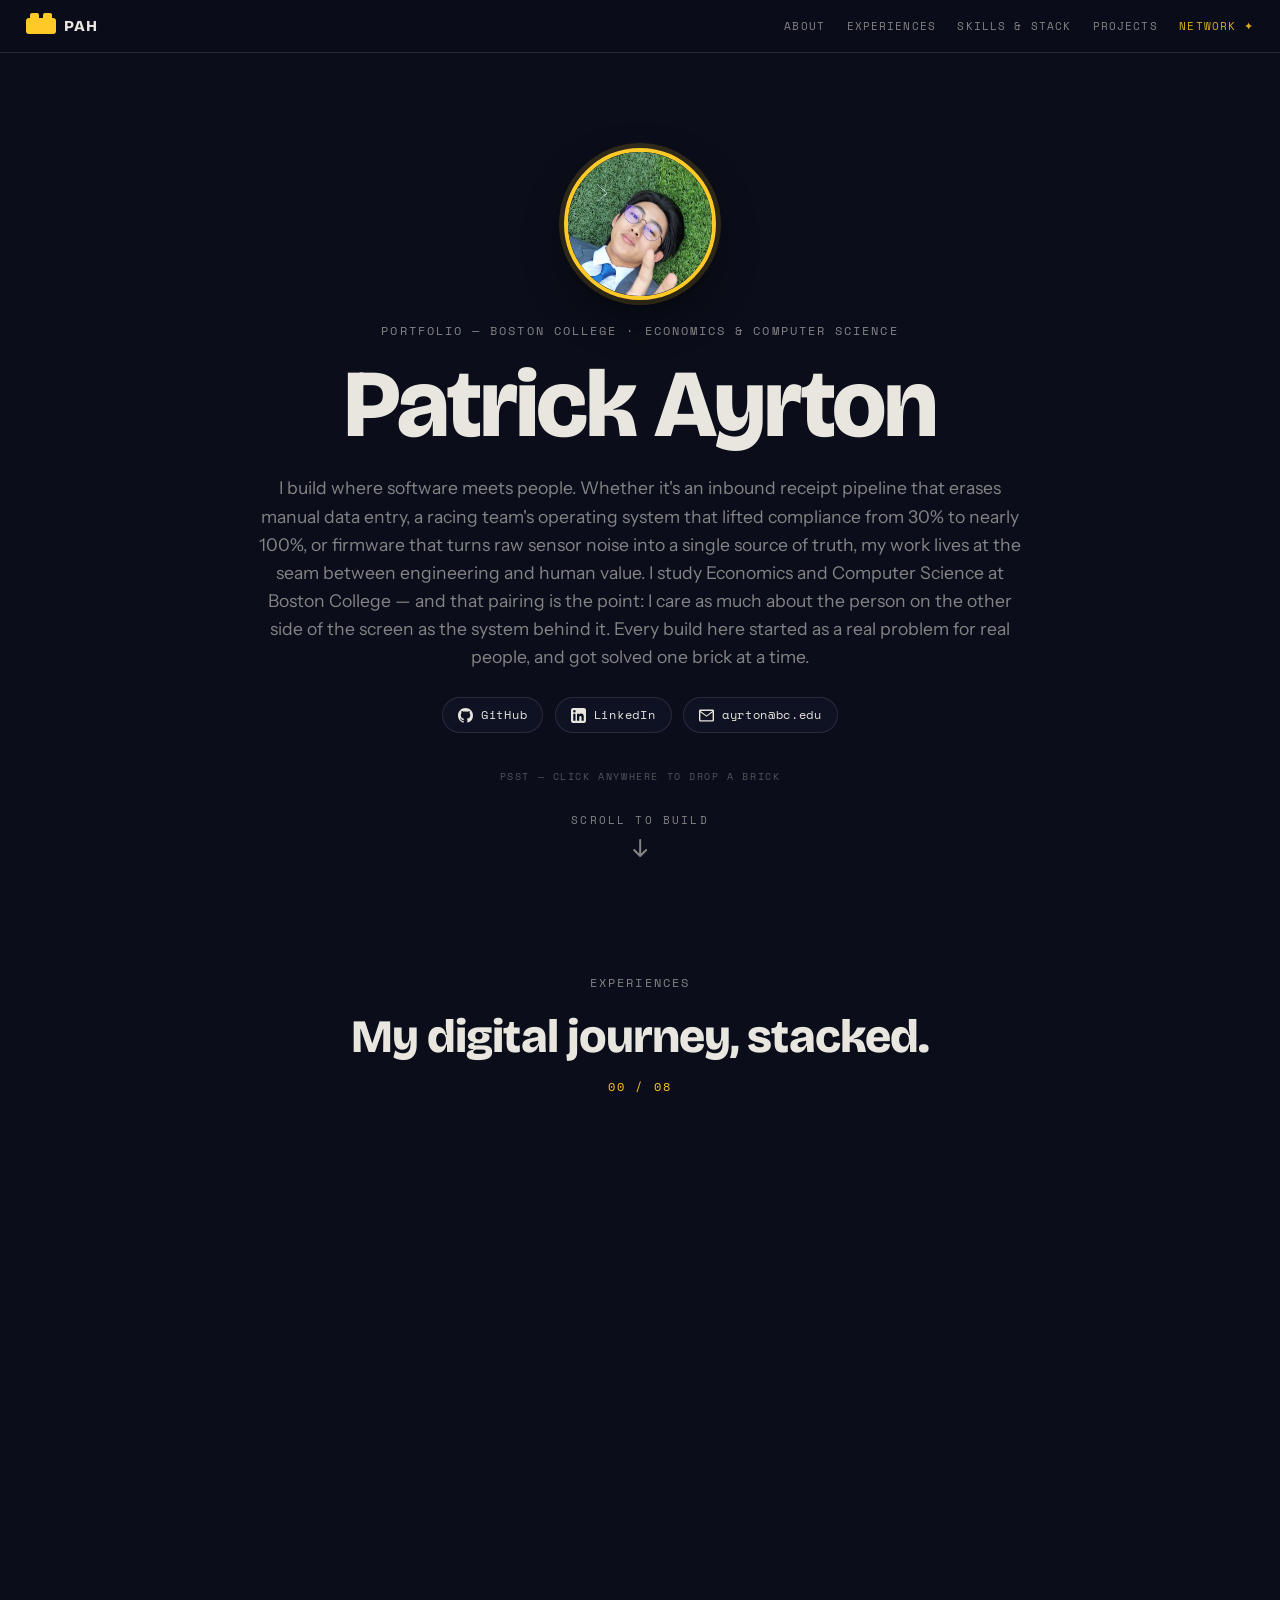
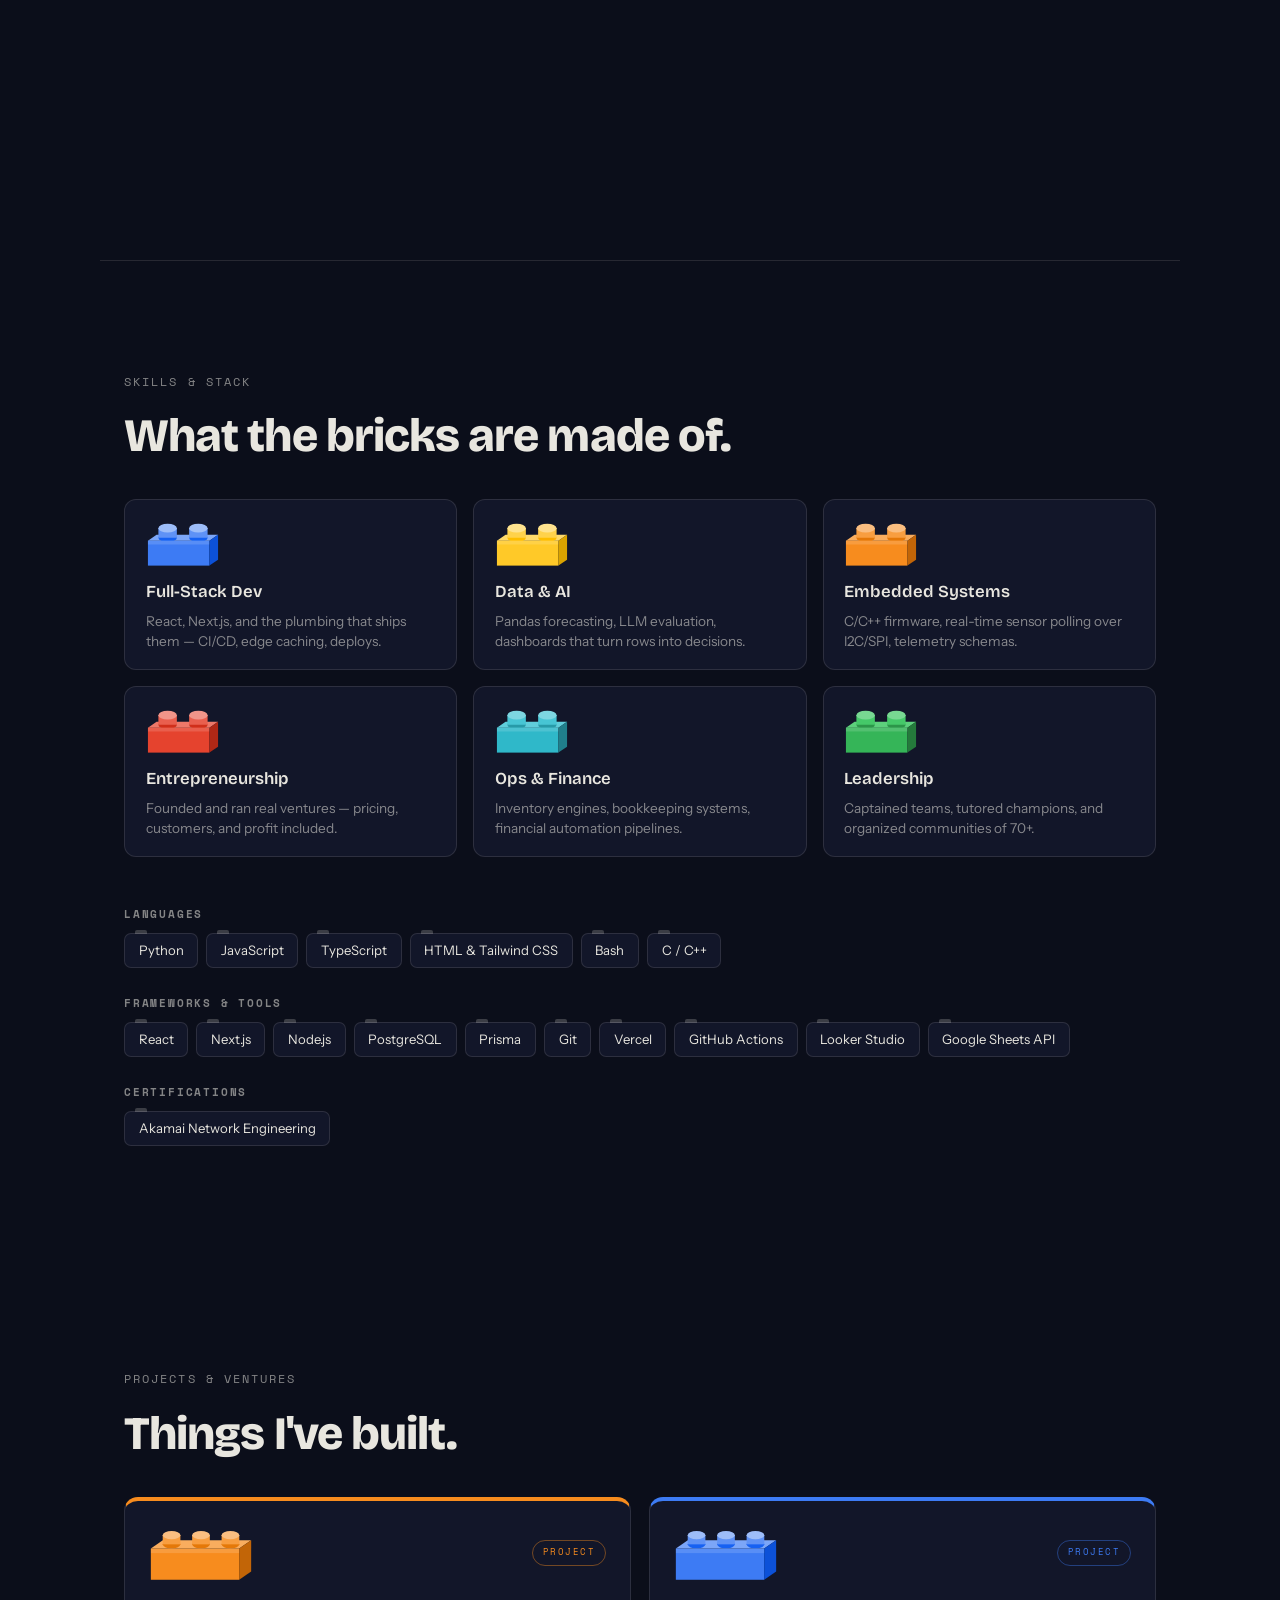
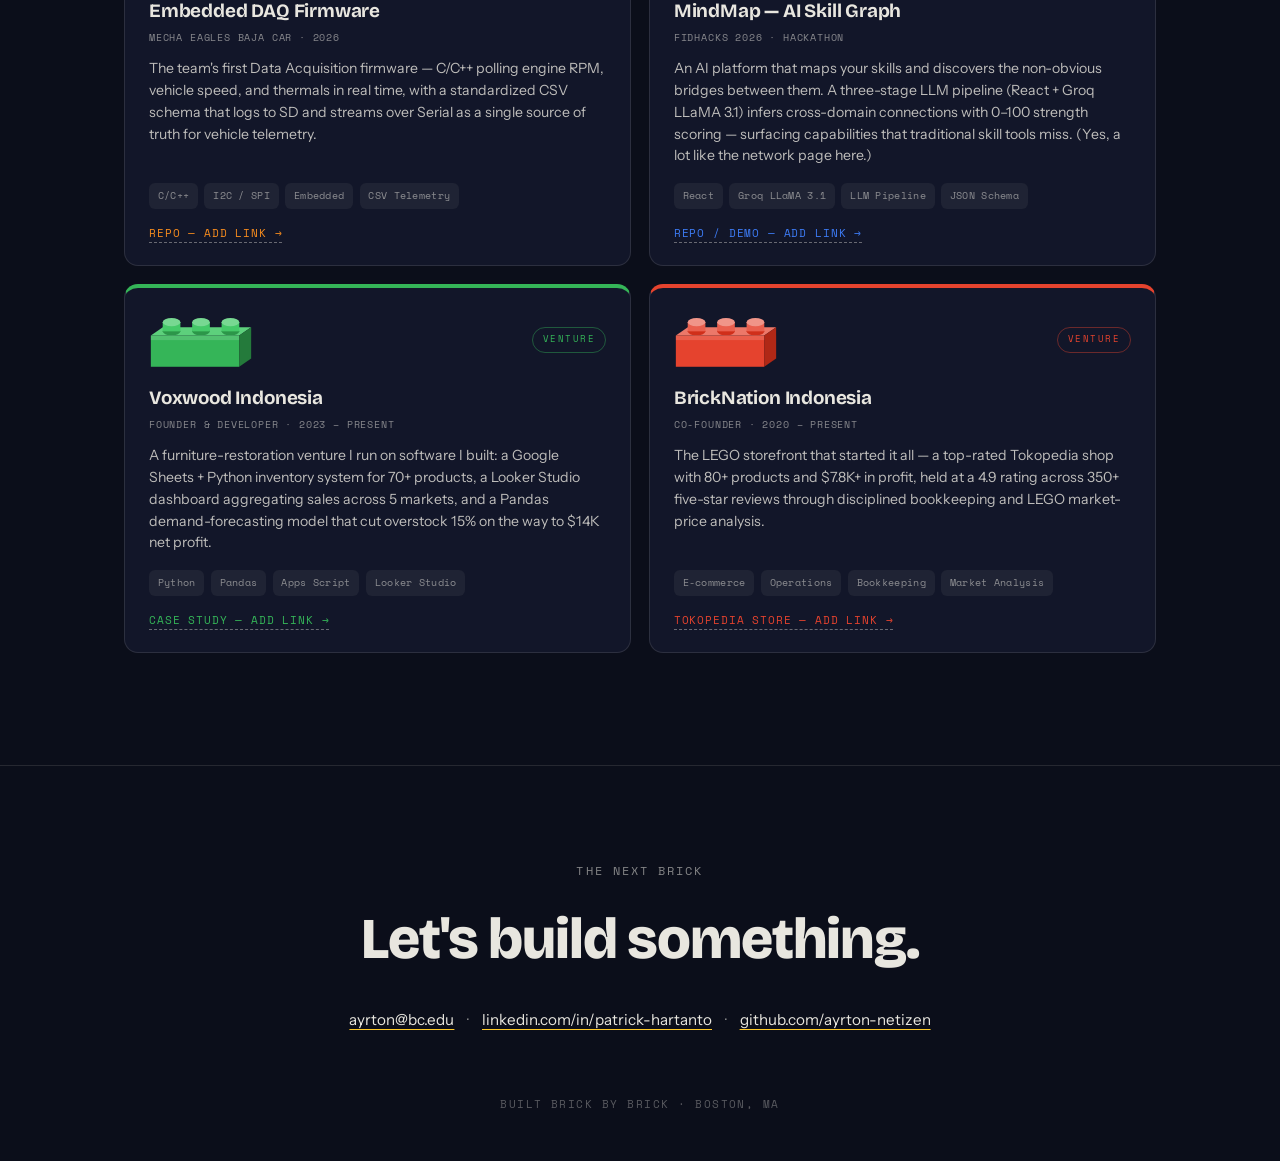
<file: index.html>
<!DOCTYPE html>
<html lang="en">
<head>
<meta charset="UTF-8">
<meta name="viewport" content="width=device-width, initial-scale=1.0">
<title>Patrick Ayrton Hartanto — The Build</title>
<meta name="description" content="Portfolio of Patrick Ayrton Hartanto — software development × the tech side of business. Every experience is a brick.">
<link rel="preconnect" href="https://fonts.googleapis.com">
<link rel="preconnect" href="https://fonts.gstatic.com" crossorigin>
<link href="https://fonts.googleapis.com/css2?family=Bricolage+Grotesque:opsz,wght@12..96,400;12..96,600;12..96,800&family=Instrument+Sans:wght@400;500;600&family=Space+Mono:wght@400;700&display=swap" rel="stylesheet">
<link rel="stylesheet" href="css/style.css?v=14">
<link rel="icon" href="data:image/svg+xml,<svg xmlns='http://www.w3.org/2000/svg' viewBox='0 0 100 100'><rect x='10' y='35' width='80' height='50' rx='8' fill='%23FFC928'/><circle cx='30' cy='35' r='10' fill='%23FFC928'/><circle cx='70' cy='35' r='10' fill='%23FFC928'/></svg>">
</head>
<body>

<header class="site-nav">
  <a class="logo" href="#about" aria-label="Back to top">
    <span class="logo-brick" aria-hidden="true"><i></i><i></i></span>
    <span class="logo-text">PAH</span>
  </a>
  <nav>
    <a href="#about">About</a>
    <a href="#experiences">Experiences</a>
    <a href="#skills">Skills &amp; Stack</a>
    <a href="#projects">Projects</a>
    <a class="nav-fun" href="network.html">Network <span aria-hidden="true">✦</span></a>
  </nav>
</header>

<!-- ——— About ——— -->
<section class="about" id="about">
  <canvas id="hero-bricks" aria-hidden="true"></canvas>
  <div class="about-inner">
  <img class="avatar" src="assets/profile.png" alt="Patrick Ayrton lying on a turf field, reaching toward the camera" width="152" height="152">
  <p class="eyebrow">Portfolio — Boston College · Economics &amp; Computer Science</p>
  <h1>Patrick Ayrton</h1>
  <p class="about-summary">
    I build where software meets people. Whether it's an inbound receipt pipeline
    that erases manual data entry, a racing team's operating system that lifted
    compliance from 30% to nearly 100%, or firmware that turns raw sensor noise
    into a single source of truth, my work lives at the seam between engineering
    and human value. I study Economics and Computer Science at Boston College —
    and that pairing is the point: I care as much about the person on the other
    side of the screen as the system behind it. Every build here started as a
    real problem for real people, and got solved one brick at a time.
  </p>
  <div class="social-row">
    <a class="social-pill" href="https://github.com/ayrton-netizen" target="_blank" rel="noopener">
      <svg width="15" height="15" viewBox="0 0 16 16" fill="currentColor" aria-hidden="true"><path d="M8 0C3.58 0 0 3.58 0 8c0 3.54 2.29 6.53 5.47 7.59.4.07.55-.17.55-.38 0-.19-.01-.82-.01-1.49-2.01.37-2.53-.49-2.69-.94-.09-.23-.48-.94-.82-1.13-.28-.15-.68-.52-.01-.53.63-.01 1.08.58 1.23.82.72 1.21 1.87.87 2.33.66.07-.52.28-.87.51-1.07-1.78-.2-3.64-.89-3.64-3.95 0-.87.31-1.59.82-2.15-.08-.2-.36-1.02.08-2.12 0 0 .67-.21 2.2.82.64-.18 1.32-.27 2-.27s1.36.09 2 .27c1.53-1.04 2.2-.82 2.2-.82.44 1.1.16 1.92.08 2.12.51.56.82 1.27.82 2.15 0 3.07-1.87 3.75-3.65 3.95.29.25.54.73.54 1.48 0 1.07-.01 1.93-.01 2.2 0 .21.15.46.55.38A8.01 8.01 0 0 0 16 8c0-4.42-3.58-8-8-8z"/></svg>
      GitHub
    </a>
    <a class="social-pill" href="https://www.linkedin.com/in/patrick-hartanto/" target="_blank" rel="noopener">
      <svg width="15" height="15" viewBox="0 0 16 16" fill="currentColor" aria-hidden="true"><path d="M13.6 0H2.4A2.4 2.4 0 0 0 0 2.4v11.2A2.4 2.4 0 0 0 2.4 16h11.2a2.4 2.4 0 0 0 2.4-2.4V2.4A2.4 2.4 0 0 0 13.6 0zM4.8 13.6H2.4V6h2.4v7.6zM3.6 4.9a1.4 1.4 0 1 1 0-2.8 1.4 1.4 0 0 1 0 2.8zm10 8.7h-2.4V9.9c0-.9-.3-1.5-1.1-1.5-.6 0-1 .4-1.2.8-.1.2-.1.4-.1.6v3.8H6.4V6h2.4v1c.3-.5.9-1.2 2.2-1.2 1.6 0 2.6 1 2.6 3.2v4.6z"/></svg>
      LinkedIn
    </a>
    <a class="social-pill" href="mailto:ayrton@bc.edu">
      <svg width="15" height="15" viewBox="0 0 16 16" fill="currentColor" aria-hidden="true"><path d="M0 3a1.5 1.5 0 0 1 1.5-1.5h13A1.5 1.5 0 0 1 16 3v10a1.5 1.5 0 0 1-1.5 1.5h-13A1.5 1.5 0 0 1 0 13V3zm1.7.2 6.3 4.7 6.3-4.7H1.7zM14.5 4.6 8 9.4 1.5 4.6V13h13V4.6z"/></svg>
      ayrton@bc.edu
    </a>
  </div>
  <p class="hero-hint">psst — click anywhere to drop a brick</p>
  </div>
  <div class="scroll-cue" aria-hidden="true">
    <span>Scroll to build</span>
    <svg width="16" height="22" viewBox="0 0 16 22" fill="none"><path d="M8 2v16m0 0l-6-6m6 6l6-6" stroke="currentColor" stroke-width="2" stroke-linecap="round" stroke-linejoin="round"/></svg>
  </div>
</section>

<!-- ——— Experiences: the tower ——— -->
<section class="tower-scrolly" id="experiences">
  <div class="tower-stage">
    <div class="tower-head">
      <p class="eyebrow">Experiences</p>
      <h2>My digital journey, stacked.</h2>
      <p class="tower-count" id="tower-count"></p>
    </div>
    <div class="tower" id="tower"></div>
  </div>
</section>

<!-- ——— Skills & stack ——— -->
<section class="skills" id="skills">
  <p class="eyebrow">Skills &amp; Stack</p>
  <h2>What the bricks are made of.</h2>
  <div class="skill-grid" id="skill-grid"></div>
  <div class="stack-groups">
    <div class="stack-group">
      <h3>Languages</h3>
      <div class="chip-row">
        <span class="tech-chip">Python</span><span class="tech-chip">JavaScript</span>
        <span class="tech-chip">TypeScript</span><span class="tech-chip">HTML &amp; Tailwind CSS</span>
        <span class="tech-chip">Bash</span><span class="tech-chip">C / C++</span>
      </div>
    </div>
    <div class="stack-group">
      <h3>Frameworks &amp; Tools</h3>
      <div class="chip-row">
        <span class="tech-chip">React</span><span class="tech-chip">Next.js</span>
        <span class="tech-chip">Node.js</span><span class="tech-chip">PostgreSQL</span>
        <span class="tech-chip">Prisma</span><span class="tech-chip">Git</span>
        <span class="tech-chip">Vercel</span><span class="tech-chip">GitHub Actions</span>
        <span class="tech-chip">Looker Studio</span><span class="tech-chip">Google Sheets API</span>
      </div>
    </div>
    <div class="stack-group">
      <h3>Certifications</h3>
      <div class="chip-row"><span class="tech-chip">Akamai Network Engineering</span></div>
    </div>
  </div>
</section>

<!-- ——— Projects & Ventures ——— -->
<section class="projects" id="projects">
  <p class="eyebrow">Projects &amp; Ventures</p>
  <h2>Things I've built.</h2>
  <div class="project-grid">

    <article class="project-card" style="--accent:#f78c1e">
      <div class="project-top">
        <div class="project-brick" data-color="#f78c1e"></div>
        <span class="project-tag">Project</span>
      </div>
      <h3>Embedded DAQ Firmware</h3>
      <p class="project-meta">Mecha Eagles Baja Car · 2026</p>
      <p class="project-desc">The team's first Data Acquisition firmware — C/C++ polling engine
      RPM, vehicle speed, and thermals in real time, with a standardized CSV schema that logs
      to SD and streams over Serial as a single source of truth for vehicle telemetry.</p>
      <div class="project-tech"><span>C/C++</span><span>I2C / SPI</span><span>Embedded</span><span>CSV Telemetry</span></div>
      <a class="project-link placeholder-link" href="#" title="Add a repo or write-up link">Repo — add link →</a>
    </article>

    <article class="project-card" style="--accent:#3d7bf4">
      <div class="project-top">
        <div class="project-brick" data-color="#3d7bf4"></div>
        <span class="project-tag">Project</span>
      </div>
      <h3>MindMap — AI Skill Graph</h3>
      <p class="project-meta">FidHacks 2026 · Hackathon</p>
      <p class="project-desc">An AI platform that maps your skills and discovers the non-obvious
      bridges between them. A three-stage LLM pipeline (React + Groq LLaMA 3.1) infers
      cross-domain connections with 0–100 strength scoring — surfacing capabilities that
      traditional skill tools miss. (Yes, a lot like the network page here.)</p>
      <div class="project-tech"><span>React</span><span>Groq LLaMA 3.1</span><span>LLM Pipeline</span><span>JSON Schema</span></div>
      <a class="project-link placeholder-link" href="#" title="Add a repo or demo link">Repo / demo — add link →</a>
    </article>

    <article class="project-card" style="--accent:#35b558">
      <div class="project-top">
        <div class="project-brick" data-color="#35b558"></div>
        <span class="project-tag venture">Venture</span>
      </div>
      <h3>Voxwood Indonesia</h3>
      <p class="project-meta">Founder &amp; Developer · 2023 – Present</p>
      <p class="project-desc">A furniture-restoration venture I run on software I built: a Google
      Sheets + Python inventory system for 70+ products, a Looker Studio dashboard aggregating
      sales across 5 markets, and a Pandas demand-forecasting model that cut overstock 15% on
      the way to $14K net profit.</p>
      <div class="project-tech"><span>Python</span><span>Pandas</span><span>Apps Script</span><span>Looker Studio</span></div>
      <a class="project-link placeholder-link" href="#" title="Add a link if you'd like">Case study — add link →</a>
    </article>

    <article class="project-card" style="--accent:#e5432e">
      <div class="project-top">
        <div class="project-brick" data-color="#e5432e"></div>
        <span class="project-tag venture">Venture</span>
      </div>
      <h3>BrickNation Indonesia</h3>
      <p class="project-meta">Co-Founder · 2020 – Present</p>
      <p class="project-desc">The LEGO storefront that started it all — a top-rated Tokopedia shop
      with 80+ products and $7.8K+ in profit, held at a 4.9 rating across 350+ five-star reviews
      through disciplined bookkeeping and LEGO market-price analysis.</p>
      <div class="project-tech"><span>E-commerce</span><span>Operations</span><span>Bookkeeping</span><span>Market Analysis</span></div>
      <a class="project-link placeholder-link" href="#" title="Add your Tokopedia store link">Tokopedia store — add link →</a>
    </article>

  </div>
</section>

<!-- Focus overlay (click-to-zoom card) -->
<div class="focus-overlay" id="focus-overlay" role="dialog" aria-modal="true" aria-labelledby="focus-title" hidden>
  <div class="focus-backdrop" data-close></div>
  <article class="focus-card" id="focus-card">
    <div class="focus-studs" aria-hidden="true"><i></i><i></i><i></i><i></i></div>
    <button class="focus-close" data-close aria-label="Close">&times;</button>
    <div class="focus-scroll">
      <p class="focus-meta" id="focus-meta"></p>
      <h3 id="focus-title"></h3>
      <p class="focus-org" id="focus-org"></p>
      <ul class="focus-points" id="focus-points"></ul>
      <div class="focus-links" id="focus-links"></div>
    </div>
  </article>
</div>

<footer class="contact" id="contact">
  <p class="eyebrow">The next brick</p>
  <h2>Let's build something.</h2>
  <div class="contact-links">
    <a href="mailto:ayrton@bc.edu">ayrton@bc.edu</a>
    <span aria-hidden="true">·</span>
    <a href="https://www.linkedin.com/in/patrick-hartanto/" target="_blank" rel="noopener">linkedin.com/in/patrick-hartanto</a>
    <span aria-hidden="true">·</span>
    <a href="https://github.com/ayrton-netizen" target="_blank" rel="noopener">github.com/ayrton-netizen</a>
  </div>
  <p class="colophon">Built brick by brick · Boston, MA</p>
</footer>

<script src="js/data.js?v=14"></script>
<script src="js/common.js?v=14"></script>
<script src="js/tower.js?v=14"></script>
<script src="js/hero.js?v=14"></script>
</body>
</html>
</file>
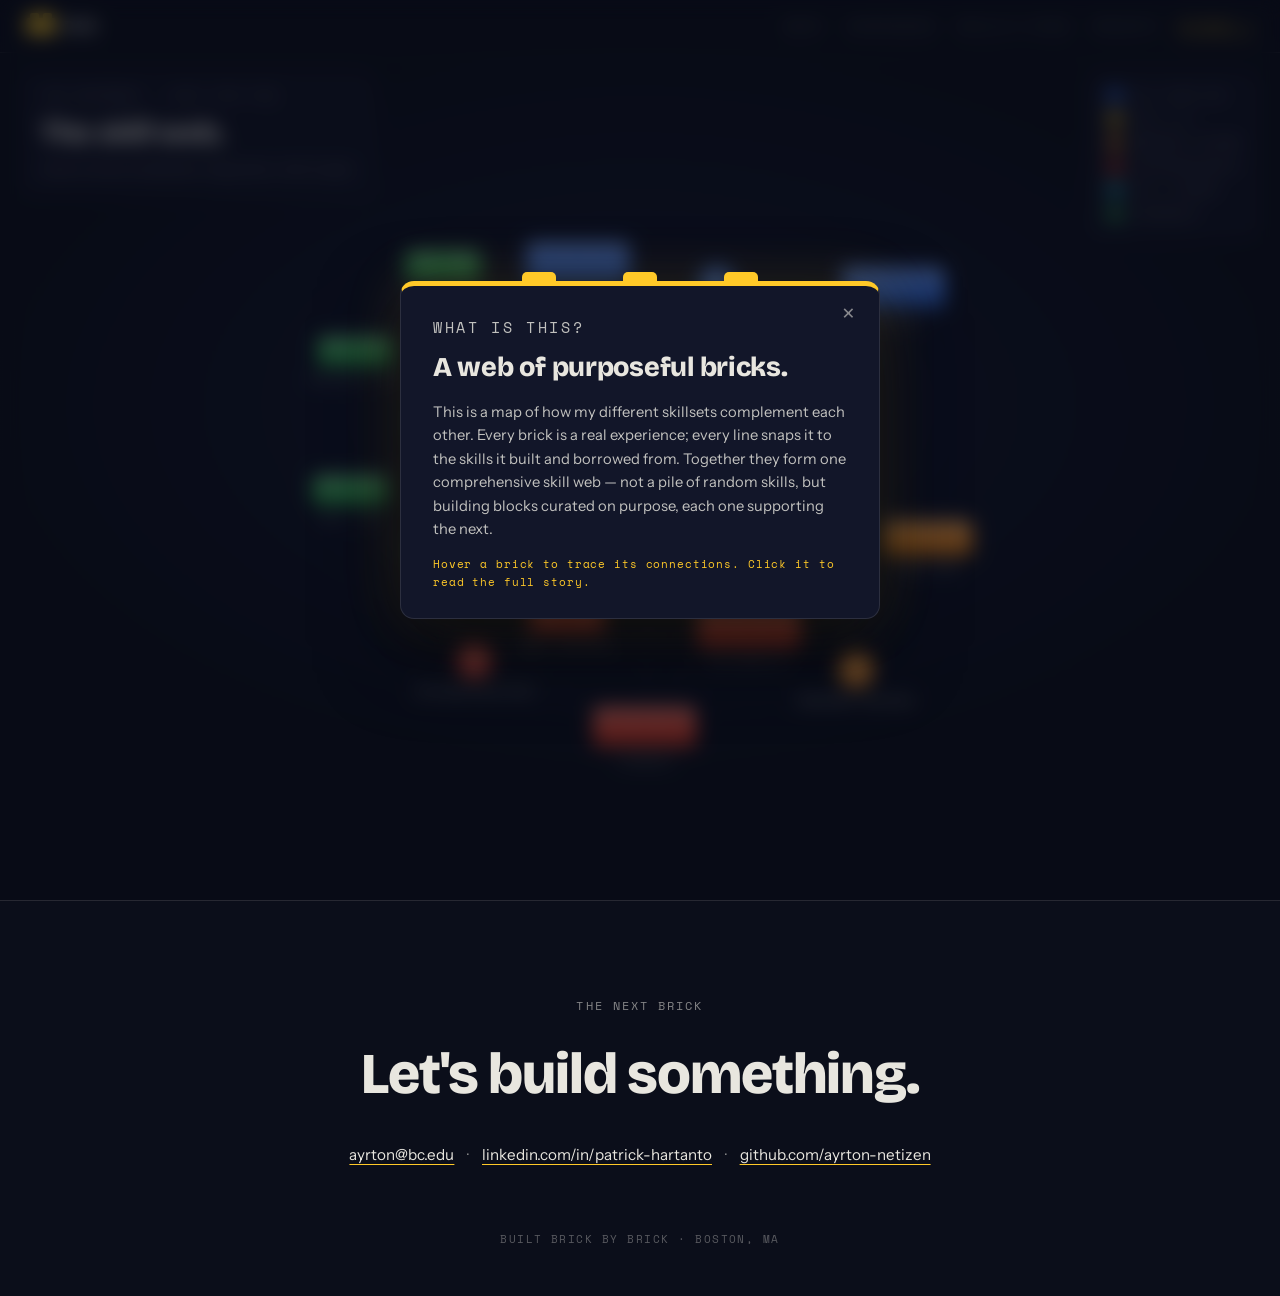
<file: network.html>
<!DOCTYPE html>
<html lang="en">
<head>
<meta charset="UTF-8">
<meta name="viewport" content="width=device-width, initial-scale=1.0">
<title>The Network — Patrick Ayrton Hartanto</title>
<meta name="description" content="A web of skills — how Patrick Ayrton Hartanto's experiences interlock and support each other.">
<link rel="preconnect" href="https://fonts.googleapis.com">
<link rel="preconnect" href="https://fonts.gstatic.com" crossorigin>
<link href="https://fonts.googleapis.com/css2?family=Bricolage+Grotesque:opsz,wght@12..96,400;12..96,600;12..96,800&family=Instrument+Sans:wght@400;500;600&family=Space+Mono:wght@400;700&display=swap" rel="stylesheet">
<link rel="stylesheet" href="css/style.css?v=14">
<link rel="icon" href="data:image/svg+xml,<svg xmlns='http://www.w3.org/2000/svg' viewBox='0 0 100 100'><rect x='10' y='35' width='80' height='50' rx='8' fill='%23FFC928'/><circle cx='30' cy='35' r='10' fill='%23FFC928'/><circle cx='70' cy='35' r='10' fill='%23FFC928'/></svg>">
</head>
<body class="network-page">

<header class="site-nav">
  <a class="logo" href="index.html#about" aria-label="Back to the portfolio">
    <span class="logo-brick" aria-hidden="true"><i></i><i></i></span>
    <span class="logo-text">PAH</span>
  </a>
  <nav>
    <a href="index.html#about">About</a>
    <a href="index.html#experiences">Experiences</a>
    <a href="index.html#skills">Skills &amp; Stack</a>
    <a href="index.html#projects">Projects</a>
    <a class="nav-fun active" href="network.html">Network <span aria-hidden="true">✦</span></a>
  </nav>
</header>

<main class="network-stage">
  <canvas id="net-canvas"></canvas>
  <div class="net-hud">
    <p class="eyebrow">The network · just for fun</p>
    <h1>The skill web.</h1>
    <p class="hint">Hover to trace connections · drag bricks · click to open</p>
  </div>
  <ul class="legend" id="net-legend"></ul>
</main>

<!-- Explainer popup (shown on every visit) -->
<div class="net-intro" id="net-intro" role="dialog" aria-modal="true" aria-labelledby="net-intro-title">
  <div class="net-intro-card">
    <button class="net-intro-close" id="net-intro-close" aria-label="Close explainer">&times;</button>
    <div class="net-intro-studs" aria-hidden="true"><i></i><i></i><i></i></div>
    <p class="eyebrow">What is this?</p>
    <h2 id="net-intro-title">A web of purposeful bricks.</h2>
    <p>This is a map of how my different skillsets complement each other. Every
    brick is a real experience; every line snaps it to the skills it built and
    borrowed from. Together they form one comprehensive skill web — not a pile
    of random skills, but building blocks curated on purpose, each one
    supporting the next.</p>
    <p class="net-intro-tip">Hover a brick to trace its connections. Click it to read the full story.</p>
  </div>
</div>

<!-- Focus overlay (click-to-zoom card) -->
<div class="focus-overlay" id="focus-overlay" role="dialog" aria-modal="true" aria-labelledby="focus-title" hidden>
  <div class="focus-backdrop" data-close></div>
  <article class="focus-card" id="focus-card">
    <div class="focus-studs" aria-hidden="true"><i></i><i></i><i></i><i></i></div>
    <button class="focus-close" data-close aria-label="Close">&times;</button>
    <div class="focus-scroll">
      <p class="focus-meta" id="focus-meta"></p>
      <h3 id="focus-title"></h3>
      <p class="focus-org" id="focus-org"></p>
      <ul class="focus-points" id="focus-points"></ul>
      <div class="focus-links" id="focus-links"></div>
    </div>
  </article>
</div>

<footer class="contact">
  <p class="eyebrow">The next brick</p>
  <h2>Let's build something.</h2>
  <div class="contact-links">
    <a href="mailto:ayrton@bc.edu">ayrton@bc.edu</a>
    <span aria-hidden="true">·</span>
    <a href="https://www.linkedin.com/in/patrick-hartanto/" target="_blank" rel="noopener">linkedin.com/in/patrick-hartanto</a>
    <span aria-hidden="true">·</span>
    <a href="https://github.com/ayrton-netizen" target="_blank" rel="noopener">github.com/ayrton-netizen</a>
  </div>
  <p class="colophon">Built brick by brick · Boston, MA</p>
</footer>

<script src="js/data.js?v=14"></script>
<script src="js/common.js?v=14"></script>
<script src="js/network.js?v=14"></script>
</body>
</html>
</file>
<file: css/style.css>
/* ————— Tokens ————— */
:root {
  --ink: #0b0e1a;          /* page background — deep night navy */
  --ink-2: #121629;        /* raised panels */
  --line: rgba(232, 230, 223, 0.12);
  --text: #e8e6df;         /* warm bone white */
  --text-dim: rgba(232, 230, 223, 0.55);

  --lego-red: #e5432e;
  --lego-yellow: #ffc928;
  --lego-blue: #3d7bf4;
  --lego-green: #35b558;
  --lego-orange: #f78c1e;
  --lego-azure: #2fb8c9;

  --display: "Bricolage Grotesque", sans-serif;
  --body: "Instrument Sans", sans-serif;
  --mono: "Space Mono", monospace;
}

* { margin: 0; padding: 0; box-sizing: border-box; }

html { scroll-behavior: smooth; scroll-padding-top: 5rem; }

body {
  background: var(--ink);
  color: var(--text);
  font-family: var(--body);
  font-size: 16px;
  line-height: 1.6;
  overflow-x: hidden;
}

::selection { background: var(--lego-yellow); color: var(--ink); }

a { color: inherit; }
button { font: inherit; color: inherit; }

.eyebrow {
  font-family: var(--mono);
  font-size: 0.72rem;
  letter-spacing: 0.18em;
  text-transform: uppercase;
  color: var(--text-dim);
}

section h2 {
  font-family: var(--display);
  font-weight: 800;
  font-size: clamp(1.8rem, 4.5vw, 2.9rem);
  letter-spacing: -0.02em;
  margin: 0.5rem 0 1.6rem;
}

.lede {
  font-size: clamp(1rem, 2.2vw, 1.2rem);
  color: var(--text-dim);
  max-width: 38em;
}

/* ————— Nav ————— */
.site-nav {
  position: fixed;
  inset: 0 0 auto 0;
  z-index: 40;
  display: flex;
  align-items: center;
  justify-content: space-between;
  padding: 0.85rem 1.6rem;
  background: rgba(11, 14, 26, 0.78);
  backdrop-filter: blur(10px);
  -webkit-backdrop-filter: blur(10px);
  border-bottom: 1px solid var(--line);
}

.logo { display: flex; align-items: center; gap: 0.55rem; text-decoration: none; }
.logo-brick { position: relative; width: 30px; height: 16px; background: var(--lego-yellow); border-radius: 3px; display: block; }
.logo-brick i { position: absolute; top: -5px; width: 9px; height: 5px; border-radius: 2px 2px 0 0; background: var(--lego-yellow); }
.logo-brick i:first-child { left: 4px; }
.logo-brick i:last-child { right: 4px; }
.logo-text { font-family: var(--display); font-weight: 800; letter-spacing: 0.06em; font-size: 0.95rem; }

.site-nav nav { display: flex; gap: 1.35rem; flex-wrap: wrap; }
.site-nav nav a {
  font-family: var(--mono);
  font-size: 0.7rem;
  letter-spacing: 0.1em;
  text-transform: uppercase;
  text-decoration: none;
  color: var(--text-dim);
  transition: color 0.2s;
}
.site-nav nav a:hover, .site-nav nav a:focus-visible { color: var(--lego-yellow); }
.site-nav nav .nav-fun { color: var(--lego-yellow); opacity: 0.85; }
.site-nav nav .nav-fun:hover, .site-nav nav .nav-fun.active { opacity: 1; }
.site-nav nav .active { text-decoration: underline; text-underline-offset: 5px; }

/* ————— About ————— */
.about {
  min-height: 100vh;
  display: flex;
  flex-direction: column;
  justify-content: center;
  align-items: center;
  text-align: center;
  padding: 6rem 1.5rem 4rem;
  position: relative;
  overflow: hidden;
}
#hero-bricks {
  position: absolute;
  inset: 0;
  width: 100%;
  height: 100%;
  pointer-events: none;
}
.about-inner {
  position: relative;
  z-index: 1;
  display: flex;
  flex-direction: column;
  align-items: center;
}
.avatar {
  width: 152px;
  height: 152px;
  border-radius: 50%;
  object-fit: cover;
  border: 4px solid var(--lego-yellow);
  box-shadow: 0 0 0 5px rgba(255, 201, 40, 0.15), 0 18px 40px rgba(0, 0, 0, 0.45);
  margin-bottom: 1.4rem;
}
.hero-hint {
  margin-top: 2.2rem;
  font-family: var(--mono);
  font-size: 0.62rem;
  letter-spacing: 0.16em;
  text-transform: uppercase;
  color: rgba(232, 230, 223, 0.32);
}
.about h1 {
  font-family: var(--display);
  font-weight: 800;
  font-size: clamp(2.8rem, 9vw, 6rem);
  line-height: 0.98;
  letter-spacing: -0.02em;
  margin: 1.1rem 0 1.4rem;
}
.about-summary {
  max-width: 44em;
  color: var(--text-dim);
  font-size: clamp(0.95rem, 2vw, 1.1rem);
}
.placeholder-text {
  font-style: italic;
  border: 1px dashed rgba(232, 230, 223, 0.25);
  border-radius: 10px;
  padding: 0.9rem 1.2rem;
}
.placeholder-link { border-bottom: 1px dashed rgba(232, 230, 223, 0.4); }

.social-row {
  display: flex;
  flex-wrap: wrap;
  justify-content: center;
  gap: 0.7rem;
  margin-top: 1.6rem;
}
.social-pill {
  display: inline-flex;
  align-items: center;
  gap: 0.5rem;
  padding: 0.5rem 0.95rem;
  border: 1px solid var(--line);
  border-radius: 999px;
  background: rgba(18, 22, 41, 0.6);
  font-family: var(--mono);
  font-size: 0.72rem;
  letter-spacing: 0.06em;
  text-decoration: none;
  color: var(--text);
  transition: border-color 0.2s, transform 0.2s;
}
.social-pill:hover, .social-pill:focus-visible { border-color: var(--lego-yellow); transform: translateY(-2px); }

.scroll-cue {
  position: absolute;
  bottom: 4.5vh;
  left: 50%;
  transform: translateX(-50%);
  display: flex;
  flex-direction: column;
  align-items: center;
  gap: 0.5rem;
  font-family: var(--mono);
  font-size: 0.68rem;
  letter-spacing: 0.2em;
  text-transform: uppercase;
  color: var(--text-dim);
}
.scroll-cue svg { animation: cue-bob 1.6s ease-in-out infinite; }
@keyframes cue-bob {
  0%, 100% { transform: translateY(0); opacity: 0.5; }
  50% { transform: translateY(6px); opacity: 1; }
}

/* ————— Experiences · the tower ————— */
.tower-scrolly { position: relative; height: 640vh; }
.tower-scrolly.static { height: auto; min-height: 100vh; }
.tower-stage {
  position: sticky;
  top: 0;
  height: 100vh;
  overflow: hidden;
}
.tower-scrolly.static .tower-stage { position: relative; height: 100vh; }

.tower-head {
  position: absolute;
  top: 4.6rem;
  left: 0; right: 0;
  text-align: center;
  z-index: 5;
}
.tower-head h2 { margin-bottom: 0.2rem; }
.tower-count {
  font-family: var(--mono);
  font-size: 0.78rem;
  letter-spacing: 0.18em;
  color: var(--lego-yellow);
  min-height: 1.3em;
}

.tower {
  position: absolute;
  bottom: 7vh;
  left: 50%;
  transform: translateX(-50%);
  display: flex;
  flex-direction: column-reverse;
  align-items: center;
  transition: filter 0.6s;
}
.tower.glow { filter: drop-shadow(0 0 26px rgba(255, 201, 40, 0.35)); }

.tower-row {
  position: relative;
  height: var(--rowH, 51px);  /* front-face height => bricks interlock */
  will-change: transform, opacity;
}
.tower-row:nth-child(1) { z-index: 1; } .tower-row:nth-child(2) { z-index: 2; }
.tower-row:nth-child(3) { z-index: 3; } .tower-row:nth-child(4) { z-index: 4; }
.tower-row:nth-child(5) { z-index: 5; } .tower-row:nth-child(6) { z-index: 6; }
.tower-row:nth-child(7) { z-index: 7; } .tower-row:nth-child(8) { z-index: 8; }
.tower-row:nth-child(9) { z-index: 9; } .tower-row:nth-child(10) { z-index: 10; }

.tower-brick {
  position: absolute;
  bottom: 0;
  left: 50%;
  transform: translateX(-50%);
  background: none;
  border: none;
  padding: 0;
  cursor: default;
  line-height: 0;
}
.tower-brick svg { width: var(--brickW, 216px); height: auto; display: block; }
.settled .tower-brick { cursor: pointer; }
.settled .tower-brick:hover svg, .settled .tower-brick:focus-visible svg {
  transform: translateY(-4px);
  filter: brightness(1.12);
}
.tower-brick svg { transition: transform 0.2s, filter 0.2s; }
.tower-brick:focus-visible { outline: 2px solid var(--lego-yellow); outline-offset: 4px; border-radius: 6px; }

.tower-label {
  position: absolute;
  top: 50%;
  transform: translateY(-50%) translateX(var(--slide, 14px));
  width: min(250px, calc(50vw - var(--brickW, 216px) / 2 - 36px));
  display: flex;
  flex-direction: column;
  gap: 0.05rem;
  opacity: 0;
  transition: opacity 0.4s ease 0.1s, transform 0.4s ease 0.1s;
  pointer-events: none;
}
.label-right .tower-label { left: calc(50% + var(--brickW, 216px) / 2 + 26px); text-align: left; --slide: 14px; }
.label-left .tower-label { right: calc(50% + var(--brickW, 216px) / 2 + 26px); text-align: right; --slide: -14px; align-items: flex-end; }
.settled .tower-label { opacity: 1; transform: translateY(-50%) translateX(0); }

.t-year { font-family: var(--mono); font-size: 0.64rem; letter-spacing: 0.16em; color: var(--lego-yellow); }
.t-tag { font-family: var(--display); font-weight: 600; font-size: 1rem; line-height: 1.2; }
.t-note { font-size: 0.78rem; color: var(--text-dim); line-height: 1.35; }


/* ————— Skills & stack ————— */
.skills, .projects {
  padding: 7rem 1.5rem;
  max-width: 1080px;
  margin: 0 auto;
}
.skills { border-top: 1px solid var(--line); }

.skill-grid {
  display: grid;
  grid-template-columns: repeat(3, 1fr);
  gap: 1rem;
  margin-bottom: 3rem;
}
.skill-card {
  background: var(--ink-2);
  border: 1px solid var(--line);
  border-radius: 12px;
  padding: 1.2rem 1.3rem 1.1rem;
  transition: transform 0.2s, border-color 0.2s;
}
.skill-card:hover { transform: translateY(-3px); border-color: color-mix(in srgb, var(--accent) 55%, transparent); }
.skill-brick { line-height: 0; margin-bottom: 0.7rem; }
.skill-brick svg { width: 74px; height: auto; }
.skill-card h3 { font-family: var(--display); font-weight: 600; font-size: 1.05rem; margin-bottom: 0.3rem; }
.skill-card p { font-size: 0.85rem; color: var(--text-dim); line-height: 1.5; }

.stack-groups { display: grid; gap: 1.6rem; }
.stack-group h3 {
  font-family: var(--mono);
  font-size: 0.7rem;
  font-weight: 700;
  letter-spacing: 0.16em;
  text-transform: uppercase;
  color: var(--text-dim);
  margin-bottom: 0.6rem;
}
.chip-row { display: flex; flex-wrap: wrap; gap: 0.5rem; }
.tech-chip {
  position: relative;
  padding: 0.42rem 0.85rem 0.38rem;
  background: var(--ink-2);
  border: 1px solid var(--line);
  border-radius: 7px;
  font-size: 0.82rem;
}
.tech-chip::before {
  content: "";
  position: absolute;
  top: -4px;
  left: 10px;
  width: 12px;
  height: 4px;
  border-radius: 2px 2px 0 0;
  background: rgba(232, 230, 223, 0.22);
}

/* ————— Projects & ventures ————— */
.project-grid {
  display: grid;
  grid-template-columns: repeat(2, 1fr);
  gap: 1.1rem;
}
.project-card {
  display: flex;
  flex-direction: column;
  border-radius: 14px;
  padding: 1.5rem 1.5rem 1.4rem;
  background: var(--ink-2);
  border: 1px solid var(--line);
  border-top: 4px solid var(--accent, var(--lego-yellow));
  transition: transform 0.2s, border-color 0.2s;
}
.project-card:hover { transform: translateY(-4px); border-color: color-mix(in srgb, var(--accent) 45%, var(--line)); }

.project-top { display: flex; align-items: center; justify-content: space-between; margin-bottom: 0.9rem; }
.project-brick { line-height: 0; }
.project-brick svg { width: 104px; height: auto; }
.project-tag {
  font-family: var(--mono);
  font-size: 0.58rem;
  letter-spacing: 0.16em;
  text-transform: uppercase;
  color: var(--accent);
  border: 1px solid color-mix(in srgb, var(--accent) 42%, transparent);
  border-radius: 999px;
  padding: 0.28rem 0.62rem;
}

.project-card h3 {
  font-family: var(--display);
  font-weight: 700;
  font-size: 1.18rem;
  letter-spacing: -0.01em;
  margin-bottom: 0.25rem;
}
.project-meta {
  font-family: var(--mono);
  font-size: 0.64rem;
  letter-spacing: 0.08em;
  text-transform: uppercase;
  color: var(--text-dim);
  margin-bottom: 0.75rem;
}
.project-desc {
  font-size: 0.88rem;
  color: rgba(232, 230, 223, 0.8);
  line-height: 1.55;
  margin-bottom: 1rem;
}
.project-tech {
  display: flex;
  flex-wrap: wrap;
  gap: 0.4rem;
  margin-top: auto;
  margin-bottom: 1rem;
}
.project-tech span {
  font-family: var(--mono);
  font-size: 0.62rem;
  letter-spacing: 0.03em;
  padding: 0.3rem 0.55rem;
  border-radius: 6px;
  background: rgba(232, 230, 223, 0.06);
  color: var(--text-dim);
}
.project-link {
  align-self: flex-start;
  font-family: var(--mono);
  font-size: 0.66rem;
  letter-spacing: 0.08em;
  text-transform: uppercase;
  color: var(--accent);
  text-decoration: none;
}
.project-link:hover, .project-link:focus-visible { text-decoration: underline; text-underline-offset: 3px; }

/* ————— Network page ————— */
.network-stage {
  position: relative;
  height: 100vh;
  min-height: 540px;
  background: radial-gradient(ellipse 70% 55% at 50% 45%, #131832 0%, var(--ink) 75%);
}
#net-canvas {
  position: absolute;
  inset: 0;
  width: 100%;
  height: 100%;
  display: block;
}
.net-hud {
  position: absolute;
  top: 4.6rem;
  left: 1.4rem;
  background: rgba(18, 22, 41, 0.72);
  border: 1px solid var(--line);
  border-radius: 10px;
  backdrop-filter: blur(6px);
  padding: 0.75rem 1.1rem 0.85rem;
  pointer-events: none;
  max-width: min(360px, calc(100vw - 2.8rem));
}
.net-hud h1 {
  font-family: var(--display);
  font-weight: 800;
  font-size: clamp(1.3rem, 2.6vw, 1.8rem);
  letter-spacing: -0.01em;
  margin: 0.3rem 0 0.2rem;
}
.net-hud .hint { font-size: 0.78rem; color: var(--text-dim); }

.legend {
  list-style: none;
  position: absolute;
  top: 4.6rem;
  right: 1.4rem;
  display: grid;
  gap: 0.45rem;
  padding: 0.85rem 1rem;
  background: rgba(18, 22, 41, 0.72);
  border: 1px solid var(--line);
  border-radius: 10px;
  backdrop-filter: blur(6px);
}
.legend li {
  display: flex;
  align-items: center;
  gap: 0.55rem;
  font-family: var(--mono);
  font-size: 0.64rem;
  letter-spacing: 0.08em;
  text-transform: uppercase;
  color: var(--text-dim);
}
.legend .chip {
  width: 16px;
  height: 9px;
  border-radius: 2px;
  position: relative;
  flex: none;
}
.legend .chip::before {
  content: "";
  position: absolute;
  top: -3px;
  left: 4px;
  width: 5px;
  height: 3px;
  border-radius: 1.5px 1.5px 0 0;
  background: inherit;
}

/* explainer popup */
.net-intro {
  position: fixed;
  inset: 0;
  z-index: 70;
  display: flex;
  align-items: center;
  justify-content: center;
  padding: 1.2rem;
  background: rgba(8, 10, 20, 0.6);
  backdrop-filter: blur(10px);
  -webkit-backdrop-filter: blur(10px);
  animation: intro-in 0.35s ease;
  transition: opacity 0.3s ease;
}
.net-intro.closing { opacity: 0; pointer-events: none; }
@keyframes intro-in { from { opacity: 0; } to { opacity: 1; } }

.net-intro-card {
  position: relative;
  width: min(480px, 94vw);
  background: var(--ink-2);
  border: 1px solid var(--line);
  border-top: 5px solid var(--lego-yellow);
  border-radius: 14px;
  padding: 1.9rem 2rem 1.7rem;
  box-shadow: 0 30px 80px rgba(0, 0, 0, 0.55), 0 0 60px rgba(255, 201, 40, 0.14);
}
.net-intro-studs {
  position: absolute;
  top: -14px;
  left: 0; right: 0;
  display: flex;
  justify-content: center;
  gap: 14%;
  pointer-events: none;
}
.net-intro-studs i { width: 34px; height: 10px; border-radius: 5px 5px 0 0; background: var(--lego-yellow); }
.net-intro-close {
  position: absolute;
  top: 0.7rem;
  right: 0.85rem;
  width: 34px;
  height: 34px;
  border: none;
  border-radius: 8px;
  background: transparent;
  color: var(--text-dim);
  font-size: 1.5rem;
  line-height: 1;
  cursor: pointer;
  transition: background 0.2s, color 0.2s;
}
.net-intro-close:hover, .net-intro-close:focus-visible { background: rgba(232, 230, 223, 0.08); color: var(--text); }
.net-intro-card h2 {
  font-family: var(--display);
  font-weight: 800;
  font-size: clamp(1.3rem, 4vw, 1.7rem);
  letter-spacing: -0.01em;
  margin: 0.4rem 0 0.7rem;
}
.net-intro-card p { font-size: 0.92rem; color: rgba(232, 230, 223, 0.82); }
.net-intro-tip {
  margin-top: 0.9rem;
  font-family: var(--mono);
  font-size: 0.68rem !important;
  letter-spacing: 0.08em;
  color: var(--lego-yellow) !important;
}

/* ————— Focus overlay ————— */
.focus-overlay {
  position: fixed;
  inset: 0;
  z-index: 60;
  display: flex;
  align-items: center;
  justify-content: center;
  padding: 1.2rem;
}
.focus-overlay[hidden] { display: none; }

.focus-backdrop {
  position: absolute;
  inset: 0;
  background: rgba(8, 10, 20, 0.55);
  backdrop-filter: blur(14px) saturate(0.8);
  -webkit-backdrop-filter: blur(14px) saturate(0.8);
  opacity: 0;
  transition: opacity 0.35s ease;
}
.focus-overlay.open .focus-backdrop { opacity: 1; }

.focus-card {
  position: relative;
  width: min(560px, 94vw);
  background: var(--ink-2);
  border: 1px solid var(--line);
  border-top: 5px solid var(--accent, var(--lego-yellow));
  border-radius: 14px;
  padding: 2rem 2.1rem 1.8rem;
  transform: translateY(24px) scale(0.92);
  opacity: 0;
  transition: transform 0.4s cubic-bezier(0.2, 0.9, 0.25, 1.1), opacity 0.3s ease;
  box-shadow: 0 30px 80px rgba(0, 0, 0, 0.55), 0 0 60px color-mix(in srgb, var(--accent, var(--lego-yellow)) 18%, transparent);
}
.focus-overlay.open .focus-card { transform: translateY(0) scale(1); opacity: 1; }

.focus-scroll { overflow-y: auto; max-height: calc(82vh - 4rem); }

.focus-studs {
  position: absolute;
  top: -14px;
  left: 0; right: 0;
  display: flex;
  justify-content: center;
  gap: 12%;
  pointer-events: none;
}
.focus-studs i { width: 34px; height: 10px; border-radius: 5px 5px 0 0; background: var(--accent, var(--lego-yellow)); }

.focus-close {
  position: absolute;
  top: 0.7rem;
  right: 0.85rem;
  width: 34px;
  height: 34px;
  border: none;
  border-radius: 8px;
  background: transparent;
  color: var(--text-dim);
  font-size: 1.5rem;
  line-height: 1;
  cursor: pointer;
  transition: background 0.2s, color 0.2s;
  z-index: 2;
}
.focus-close:hover, .focus-close:focus-visible { background: rgba(232, 230, 223, 0.08); color: var(--text); }

.focus-meta {
  font-family: var(--mono);
  font-size: 0.68rem;
  letter-spacing: 0.16em;
  text-transform: uppercase;
  color: var(--accent, var(--lego-yellow));
  margin-bottom: 0.7rem;
  padding-right: 2.2rem;
}
.focus-card h3 {
  font-family: var(--display);
  font-weight: 800;
  font-size: clamp(1.4rem, 4vw, 1.9rem);
  line-height: 1.08;
  letter-spacing: -0.01em;
}
.focus-org { color: var(--text-dim); font-size: 0.95rem; margin: 0.35rem 0 1.1rem; }
.focus-points { list-style: none; display: grid; gap: 0.7rem; margin-bottom: 1.3rem; }
.focus-points li {
  position: relative;
  padding-left: 1.35rem;
  font-size: 0.92rem;
  color: rgba(232, 230, 223, 0.82);
}
.focus-points li::before {
  content: "";
  position: absolute;
  left: 0;
  top: 0.42em;
  width: 0.7em;
  height: 0.45em;
  border-radius: 2px;
  background: var(--accent, var(--lego-yellow));
  opacity: 0.85;
}
.focus-links {
  display: flex;
  flex-wrap: wrap;
  gap: 0.45rem;
  border-top: 1px solid var(--line);
  padding-top: 1.1rem;
}
.focus-links .skill-chip {
  font-family: var(--mono);
  font-size: 0.64rem;
  letter-spacing: 0.1em;
  text-transform: uppercase;
  padding: 0.34rem 0.65rem;
  border-radius: 999px;
  border: 1px solid var(--line);
  color: var(--text-dim);
}
.focus-links .skill-chip b { font-weight: 400; color: var(--chip, var(--text)); }

/* ————— Contact ————— */
.contact {
  position: relative;
  padding: 6rem 1.5rem 3rem;
  text-align: center;
  border-top: 1px solid var(--line);
}
.contact h2 {
  font-family: var(--display);
  font-weight: 800;
  font-size: clamp(2rem, 6vw, 3.6rem);
  letter-spacing: -0.02em;
  margin: 0.8rem 0 1.4rem;
}
.contact-links {
  display: flex;
  flex-wrap: wrap;
  justify-content: center;
  gap: 0.8rem;
  font-size: 0.95rem;
}
.contact-links a {
  color: var(--text);
  text-decoration-color: var(--lego-yellow);
  text-underline-offset: 4px;
  transition: color 0.2s;
}
.contact-links a:hover { color: var(--lego-yellow); }
.contact-links span { color: var(--text-dim); }
.colophon {
  margin-top: 4rem;
  font-family: var(--mono);
  font-size: 0.66rem;
  letter-spacing: 0.14em;
  text-transform: uppercase;
  color: rgba(232, 230, 223, 0.35);
}

/* ————— Responsive ————— */
@media (max-width: 880px) {
  .skill-grid, .project-grid { grid-template-columns: repeat(2, 1fr); }
}
@media (max-width: 720px) {
  .site-nav { padding: 0.7rem 1rem; }
  .site-nav nav { gap: 0.85rem; }
  .site-nav nav a { font-size: 0.62rem; }
  .avatar { width: 118px; height: 118px; }
  .t-tag { font-size: 0.78rem; }
  .t-year { font-size: 0.58rem; }
  .t-note { display: none; }
  .skill-grid, .project-grid { grid-template-columns: 1fr; }
  .focus-card { padding: 1.6rem 1.3rem 1.4rem; }
  .legend { top: auto; bottom: 1rem; right: 1rem; grid-template-columns: repeat(2, auto); column-gap: 0.9rem; padding: 0.6rem 0.75rem; }
  .legend li { font-size: 0.56rem; }
  .net-hud { top: 7.4rem; }
}

/* ————— Reduced motion ————— */
@media (prefers-reduced-motion: reduce) {
  html { scroll-behavior: auto; }
  .scroll-cue svg { animation: none; }
  .focus-card, .focus-backdrop, .tower-label, .tower-row { transition: none; }
}
</file>
